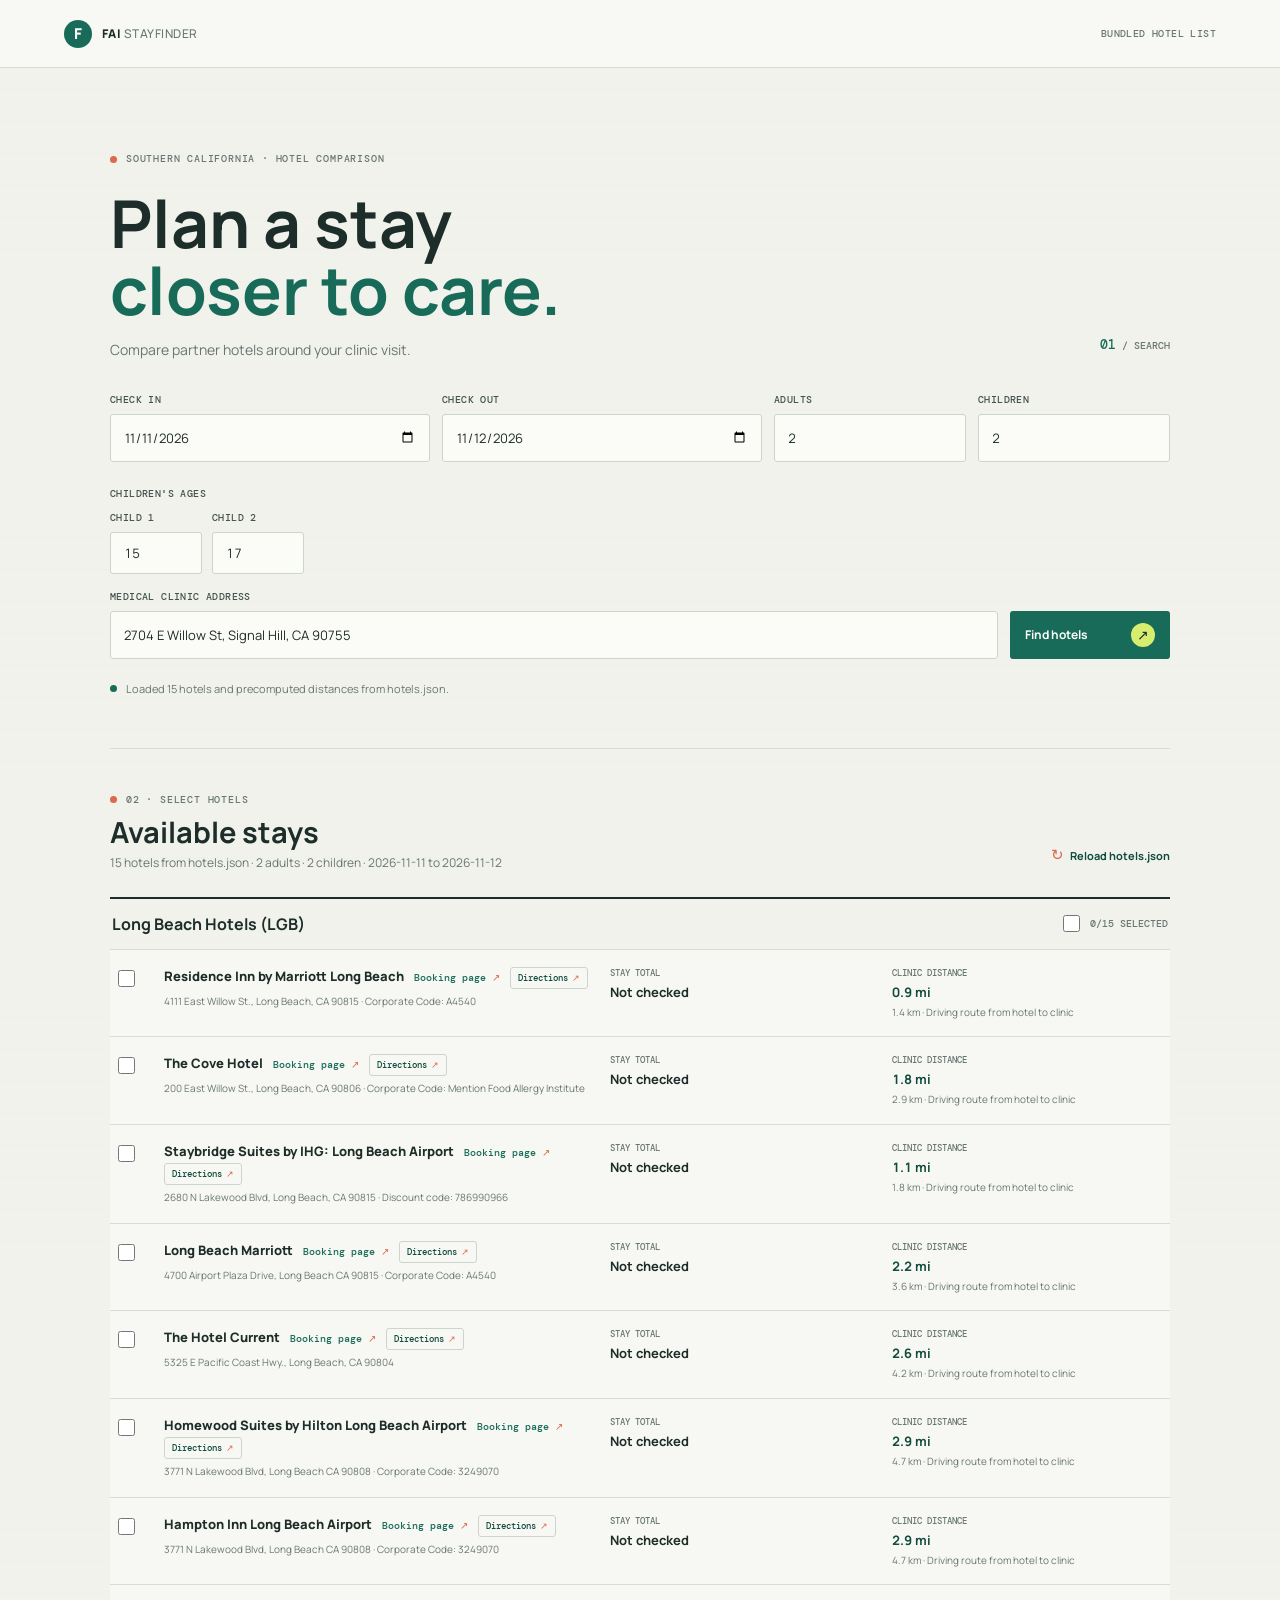
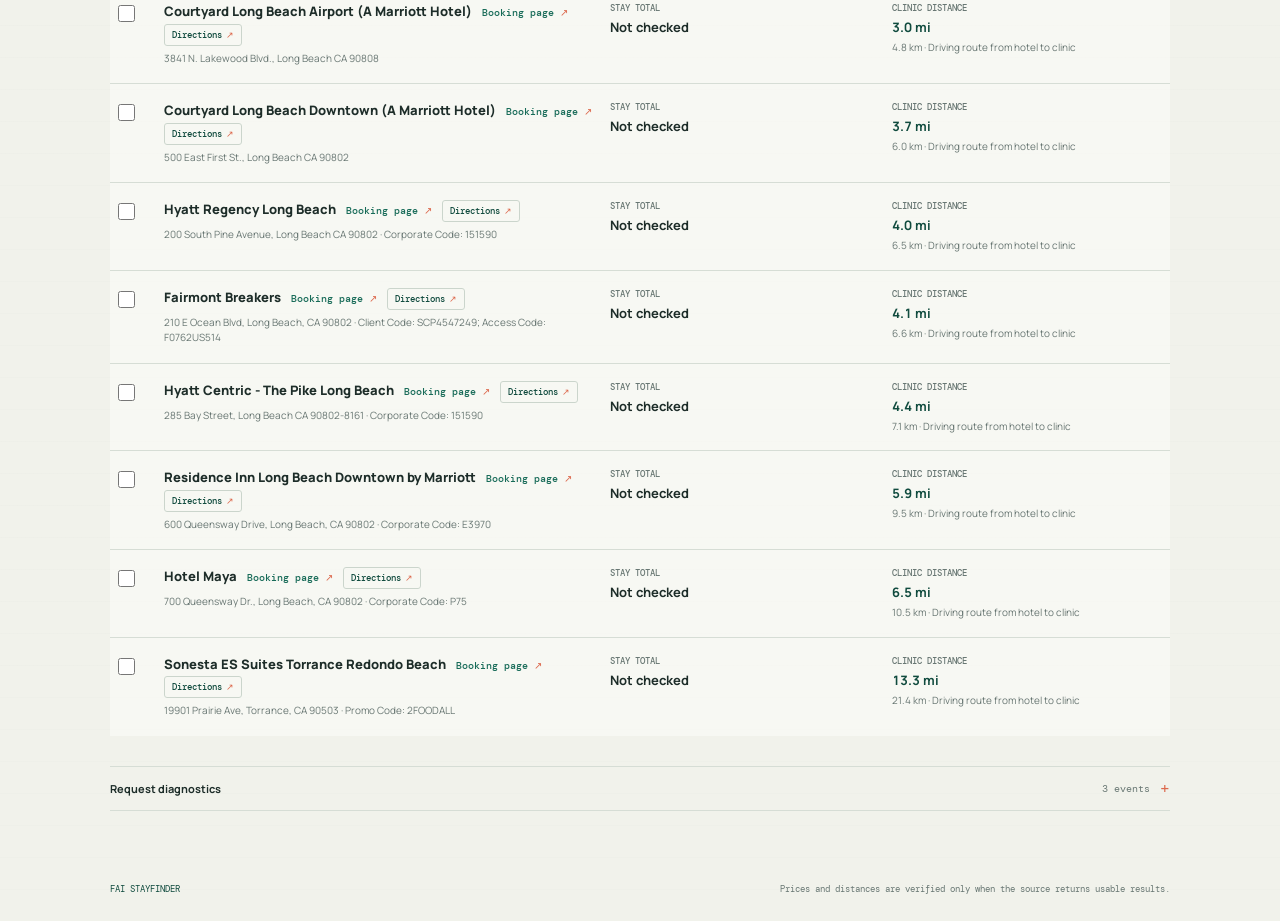
<file: index.html>
<!doctype html>
<html lang="en">
<head>
  <meta charset="utf-8">
  <meta name="viewport" content="width=device-width, initial-scale=1">
  <meta name="theme-color" content="#f1f2eb">
  <title>FAI Stayfinder</title>
  <link rel="preconnect" href="https://fonts.googleapis.com">
  <link rel="preconnect" href="https://fonts.gstatic.com" crossorigin>
  <link href="https://fonts.googleapis.com/css2?family=DM+Mono:wght@400;500&family=Manrope:wght@400;500;600;700;800&display=swap" rel="stylesheet">
  <link rel="stylesheet" href="styles.css">
  <script src="app.js" defer></script>
</head>
<body>
  <header class="topbar">
    <a class="wordmark" href="./" aria-label="FAI Stayfinder home">
      <span class="wordmark-mark">F</span>
      <span>FAI <b>STAYFINDER</b></span>
    </a>
    <span class="source-label">BUNDLED HOTEL LIST</span>
  </header>

  <main class="page-shell">
    <section class="search-section" aria-labelledby="page-title">
      <div class="section-kicker"><span class="kicker-dot"></span> SOUTHERN CALIFORNIA · HOTEL COMPARISON</div>
      <div class="intro-row">
        <div>
          <h1 id="page-title">Plan a stay<br><em>closer to care.</em></h1>
          <p class="intro-copy">Compare partner hotels around your clinic visit.</p>
        </div>
        <div class="index-mark" aria-hidden="true">01<span> / SEARCH</span></div>
      </div>

      <form id="search-form" novalidate>
        <div class="form-grid dates-grid">
          <label class="field">
            <span class="field-label">Check in</span>
            <input id="start-date" name="startDate" type="date" value="2026-11-11" required>
          </label>
          <label class="field">
            <span class="field-label">Check out</span>
            <input id="end-date" name="endDate" type="date" value="2026-11-12" required>
          </label>
          <label class="field">
            <span class="field-label">Adults</span>
            <input id="adult-count" name="adults" type="number" min="0" step="1" value="2" required>
          </label>
          <label class="field">
            <span class="field-label">Children</span>
            <input id="child-count" name="children" type="number" min="0" max="12" step="1" value="2" required>
          </label>
        </div>

        <div id="child-ages" class="child-ages" hidden>
          <span class="field-label">Children's ages</span>
          <div id="age-inputs" class="age-inputs"></div>
        </div>

        <div class="form-bottom">
          <label class="field clinic-field">
            <span class="field-label">Medical clinic address</span>
            <input id="clinic-address" name="clinicAddress" type="text" value="2704 E Willow St, Signal Hill, CA 90755" placeholder="Street address, city, state, ZIP" autocomplete="street-address" required>
          </label>
          <button class="primary-button" type="submit"><span>Find hotels</span><span class="button-arrow" aria-hidden="true">↗</span></button>
        </div>
        <p id="form-error" class="form-error" role="alert" hidden></p>
      </form>

      <div id="guide-status" class="guide-status" role="status" aria-live="polite">
        <span class="status-indicator"></span>
        <span id="guide-status-text">Hotel listings and precomputed driving distances load from hotels.json.</span>
      </div>
      <div id="source-fallback" class="source-fallback" hidden>
        <div>
          <strong>The hotel JSON file could not be loaded.</strong>
          <p>Select hotels.json from this project folder to continue.</p>
        </div>
        <label class="file-button">Choose JSON file<input id="guide-file" type="file" accept=".json,application/json"></label>
      </div>
    </section>

    <section id="hotel-results" class="results-section" aria-labelledby="results-title" hidden>
      <div class="results-heading">
        <div>
          <div class="section-kicker"><span class="kicker-dot"></span> 02 · SELECT HOTELS</div>
          <h2 id="results-title">Available stays</h2>
          <p id="results-summary" class="results-summary"></p>
        </div>
        <button id="refresh-guide" class="text-button" type="button"><span aria-hidden="true">↻</span> Reload hotels.json</button>
      </div>
      <div id="city-list" class="city-list"></div>

      <details class="diagnostics">
        <summary><span>Request diagnostics</span><span id="log-count" class="log-count">0 events</span></summary>
        <ol id="diagnostic-log" class="diagnostic-log"></ol>
      </details>
    </section>

    <footer class="page-footer">
      <span>FAI STAYFINDER</span>
      <span>Prices and distances are verified only when the source returns usable results.</span>
    </footer>
  </main>

  <dialog id="activity-dialog" class="activity-dialog" aria-labelledby="activity-title">
    <div class="dialog-head">
      <div>
        <div class="section-kicker"><span class="kicker-dot"></span> LIVE REQUESTS</div>
        <h2 id="activity-title">Lookup activity</h2>
      </div>
      <button id="close-dialog" class="icon-button" type="button" aria-label="Hide lookup activity">×</button>
    </div>
    <p class="dialog-note">Selected hotel requests and service responses appear here.</p>
    <ol id="activity-log" class="activity-log" aria-live="polite"></ol>
  </dialog>

  <template id="hotel-template">
    <article class="hotel-row">
      <div class="hotel-selection">
        <input class="hotel-checkbox" type="checkbox" aria-label="Select hotel">
      </div>
      <div class="hotel-detail">
        <div class="hotel-title-line">
          <h4 class="hotel-name"></h4>
          <a class="hotel-link" target="_blank" rel="noopener noreferrer">Booking page <span aria-hidden="true">↗</span></a>
          <a class="maps-link" target="_blank" rel="noopener noreferrer">Directions <span aria-hidden="true">↗</span></a>
        </div>
        <p class="hotel-meta"></p>
      </div>
      <div class="hotel-results">
        <div class="result-cell price-cell">
          <span class="result-label">Stay total</span>
          <strong class="price-value">Not checked</strong>
          <span class="result-note price-note"></span>
          <div class="price-tools" hidden>
            <button class="open-rate text-button" type="button">Open dated rate ↗</button>
            <form class="manual-price-form">
              <label class="manual-price-label">Observed total, USD <input class="manual-price-input" type="number" min="0" step="0.01" placeholder="0.00"></label>
              <button class="save-price-button" type="submit">Record verified total</button>
            </form>
          </div>
        </div>
        <div class="result-cell distance-cell">
          <span class="result-label">Clinic distance</span>
          <strong class="distance-value">Not checked</strong>
          <span class="result-note distance-note"></span>
        </div>
        <button class="retry-button" type="button" hidden>Retry lookups</button>
      </div>
    </article>
  </template>
</body>
</html>
</file>
<file: styles.css>
@import url('https://fonts.googleapis.com/css2?family=DM+Mono:wght@400;500&family=Manrope:wght@400;500;600;700;800&display=swap');

:root {
  color-scheme: light;
  --paper: #f1f2eb;
  --surface: #fbfcf8;
  --ink: #1d2d29;
  --muted: #687773;
  --line: #d6ddd5;
  --green: #176b58;
  --green-dark: #104b3e;
  --lime: #d7ed70;
  --coral: #dc694d;
  --mono: 'DM Mono', 'Courier New', monospace;
  --sans: 'Manrope', 'Trebuchet MS', sans-serif;
  font-family: var(--sans);
  color: var(--ink);
  background: var(--paper);
  font-synthesis: none;
  text-rendering: optimizeLegibility;
}

* { box-sizing: border-box; }
body {
  min-width: 320px;
  min-height: 100vh;
  margin: 0;
  background-color: var(--paper);
  background-image: repeating-linear-gradient(0deg, transparent 0, transparent 31px, rgba(29, 45, 41, .025) 32px);
}
button, input { font: inherit; }
a { color: inherit; }
[hidden] { display: none !important; }

.topbar {
  height: 68px;
  display: flex;
  align-items: center;
  justify-content: space-between;
  padding: 0 clamp(20px, 5vw, 76px);
  border-bottom: 1px solid var(--line);
  background: rgba(251, 252, 248, .76);
}
.wordmark { display: inline-flex; align-items: center; gap: 10px; text-decoration: none; font-size: 12px; font-weight: 800; letter-spacing: .04em; }
.wordmark b { font-weight: 500; color: var(--muted); }
.wordmark-mark { display: grid; place-items: center; width: 28px; height: 28px; background: var(--green); color: white; font-size: 15px; border-radius: 50%; }
.source-label { color: var(--muted); font: 500 10px var(--mono); letter-spacing: .04em; }

.page-shell { width: min(1060px, calc(100% - 40px)); margin: 0 auto; }
.search-section { padding: clamp(44px, 7vw, 84px) 0 52px; border-bottom: 1px solid var(--line); }
.section-kicker { display: flex; align-items: center; gap: 9px; font: 500 10px/1.4 var(--mono); color: var(--muted); letter-spacing: .08em; }
.kicker-dot { display: inline-block; width: 7px; height: 7px; border-radius: 50%; background: var(--coral); }
.intro-row { display: flex; align-items: end; justify-content: space-between; gap: 24px; margin: 24px 0 34px; }
h1 { margin: 0; font-size: clamp(40px, 6vw, 66px); line-height: 1.02; letter-spacing: 0; font-weight: 700; }
h1 em { color: var(--green); font-style: normal; }
.intro-copy { margin: 15px 0 0; color: var(--muted); font-size: 14px; }
.index-mark { padding-bottom: 6px; color: var(--green); font: 500 13px var(--mono); white-space: nowrap; }
.index-mark span { color: var(--muted); font-size: 10px; }

.form-grid { display: grid; grid-template-columns: 1.2fr 1.2fr .72fr .72fr; gap: 12px; }
.field { display: flex; flex-direction: column; gap: 8px; min-width: 0; }
.field-label { color: #42534e; font: 500 10px var(--mono); text-transform: uppercase; letter-spacing: .04em; }
.field input { width: 100%; min-height: 48px; padding: 0 13px; border: 1px solid #cbd5cc; border-radius: 3px; background: var(--surface); color: var(--ink); outline: none; font-size: 13px; }
.field input:focus, .manual-price-input:focus { border-color: var(--green); box-shadow: 0 0 0 3px rgba(23, 107, 88, .12); }
input[type='number'] { font-variant-numeric: tabular-nums; }
.child-ages { padding: 18px 0 0; }
.age-inputs { display: flex; flex-wrap: wrap; gap: 10px; padding-top: 9px; }
.age-input { width: 92px !important; min-height: 42px !important; }
.form-bottom { display: grid; grid-template-columns: 1fr auto; align-items: end; gap: 12px; margin-top: 16px; }
.primary-button { min-width: 160px; height: 48px; display: flex; align-items: center; justify-content: space-between; gap: 22px; padding: 0 15px; border: 0; border-radius: 3px; background: var(--green); color: white; font-size: 12px; font-weight: 700; cursor: pointer; transition: background .18s ease, transform .18s ease; }
.primary-button:hover { background: var(--green-dark); transform: translateY(-1px); }
.button-arrow { display: grid; place-items: center; width: 24px; height: 24px; border-radius: 50%; background: var(--lime); color: var(--ink); font-size: 14px; }
.form-error { margin: 12px 0 0; color: #a53624; font-size: 12px; }
.guide-status { display: flex; align-items: center; gap: 9px; margin-top: 22px; color: var(--muted); font-size: 11px; }
.status-indicator { width: 7px; height: 7px; flex: 0 0 auto; border-radius: 50%; background: #a6b6ae; }
.guide-status[data-state='loading'] .status-indicator { background: #c88b24; animation: pulse 1.1s ease-in-out infinite; }
.guide-status[data-state='error'] .status-indicator { background: var(--coral); }
.guide-status[data-state='success'] .status-indicator { background: var(--green); }
.source-fallback { display: flex; align-items: center; justify-content: space-between; gap: 18px; margin-top: 14px; padding: 15px 17px; border-left: 3px solid var(--coral); background: #fff8f3; }
.source-fallback strong { font-size: 12px; }
.source-fallback p { margin: 4px 0 0; color: var(--muted); font-size: 11px; }
.file-button { position: relative; overflow: hidden; padding: 10px 13px; border: 1px solid #c67b62; border-radius: 3px; color: #803c2c; font-size: 11px; font-weight: 700; cursor: pointer; white-space: nowrap; }
.file-button input { position: absolute; width: 1px; height: 1px; opacity: 0; }

.results-section { padding: 44px 0 52px; animation: reveal .35s ease-out both; }
.results-heading { display: flex; justify-content: space-between; align-items: end; gap: 20px; margin-bottom: 26px; }
h2 { margin: 9px 0 5px; font-size: 29px; line-height: 1.15; letter-spacing: 0; }
.results-summary { margin: 0; color: var(--muted); font-size: 12px; }
.text-button { border: 0; background: transparent; padding: 6px 0; color: var(--green-dark); font-size: 11px; font-weight: 700; cursor: pointer; }
.text-button:hover { text-decoration: underline; text-underline-offset: 3px; }
.text-button span { color: var(--coral); margin-right: 4px; font-size: 15px; }
.city-list { display: flex; flex-direction: column; gap: 24px; }
.city-group { border-top: 2px solid var(--ink); }
.city-heading { display: flex; align-items: center; justify-content: space-between; gap: 15px; min-height: 50px; padding: 0 2px; }
.city-heading h3 { margin: 0; font-size: 16px; font-weight: 700; }
.city-check { display: inline-flex; align-items: center; gap: 10px; color: var(--muted); font: 500 10px var(--mono); text-transform: uppercase; cursor: pointer; }
input[type='checkbox'] { width: 17px; height: 17px; margin: 0; accent-color: var(--green); cursor: pointer; }
.hotel-row { display: grid; grid-template-columns: 34px minmax(190px, 1.1fr) minmax(280px, 1.4fr); gap: 12px; align-items: start; padding: 17px 8px; border-top: 1px solid var(--line); background: rgba(251, 252, 248, .58); }
.hotel-selection { padding-top: 3px; }
.hotel-title-line { display: flex; align-items: baseline; flex-wrap: wrap; column-gap: 10px; row-gap: 2px; }
.hotel-name { display: inline; margin: 0; font-size: 13px; font-weight: 800; line-height: 1.5; }
.hotel-link { color: var(--green); font: 500 10px var(--mono); white-space: nowrap; text-decoration: none; }
.hotel-link:hover { text-decoration: underline; }
.hotel-link span { color: var(--coral); }
.maps-link { display: inline-flex; align-items: center; gap: 4px; padding: 4px 7px; border: 1px solid #cbd5cc; border-radius: 3px; color: var(--green-dark); font: 500 9px var(--mono); text-decoration: none; white-space: nowrap; }
.maps-link:hover { border-color: var(--green); background: #edf5ee; }
.maps-link span { color: var(--coral); }
.hotel-meta { margin: 5px 0 0; color: var(--muted); font-size: 10px; line-height: 1.55; overflow-wrap: anywhere; }
.hotel-results { display: grid; grid-template-columns: 1fr 1fr; gap: 12px; }
.result-cell { min-width: 0; display: flex; flex-direction: column; gap: 4px; }
.result-label { color: var(--muted); font: 500 9px var(--mono); text-transform: uppercase; }
.result-cell strong { font-size: 13px; font-variant-numeric: tabular-nums; }
.result-note { color: var(--muted); font-size: 10px; line-height: 1.45; overflow-wrap: anywhere; }
.result-cell[data-state='loading'] strong { color: #a46d14; }
.result-cell[data-state='error'] strong, .result-cell[data-state='unavailable'] strong { color: #9b4835; }
.result-cell[data-state='success'] strong, .result-cell[data-state='manual'] strong { color: var(--green-dark); }
.price-tools { grid-column: 1 / -1; margin-top: 4px; }
.open-rate { padding: 0; }
.manual-price-form { display: flex; align-items: end; flex-wrap: wrap; gap: 7px; margin-top: 8px; }
.manual-price-label { display: flex; flex-direction: column; gap: 4px; color: var(--muted); font: 9px var(--mono); text-transform: uppercase; }
.manual-price-input { width: 120px; height: 32px; padding: 0 8px; border: 1px solid #cbd5cc; border-radius: 3px; background: var(--surface); outline: 0; font: 12px var(--sans); }
.save-price-button, .retry-button { min-height: 32px; padding: 0 9px; border: 1px solid var(--line); border-radius: 3px; background: transparent; color: var(--green-dark); font-size: 10px; font-weight: 700; cursor: pointer; }
.save-price-button:hover, .retry-button:hover { border-color: var(--green); background: #edf5ee; }
.retry-button { grid-column: 1 / -1; justify-self: start; }

.diagnostics { margin-top: 30px; border-top: 1px solid var(--line); border-bottom: 1px solid var(--line); }
.diagnostics summary { display: flex; justify-content: space-between; align-items: center; min-height: 43px; color: var(--ink); font-size: 11px; font-weight: 700; cursor: pointer; list-style: none; }
.diagnostics summary::-webkit-details-marker { display: none; }
.diagnostics summary::after { content: '+'; margin-left: 10px; color: var(--coral); font: 16px var(--mono); }
.diagnostics[open] summary::after { content: '−'; }
.log-count { margin-left: auto; color: var(--muted); font: 10px var(--mono); font-weight: 400; }
.diagnostic-log, .activity-log { display: flex; flex-direction: column; gap: 7px; margin: 0; padding: 0 0 14px; list-style: none; }
.diagnostic-log:empty::after { content: 'No requests yet.'; color: var(--muted); font-size: 11px; }
.diagnostic-log li, .activity-log li { display: grid; grid-template-columns: 74px minmax(0, 1fr); gap: 10px; color: #475852; font: 10px/1.55 var(--mono); overflow-wrap: anywhere; }
.log-time { color: #89958f; }
.page-footer { display: flex; justify-content: space-between; gap: 20px; padding: 20px 0 26px; color: var(--muted); font: 9px var(--mono); }
.page-footer span:first-child { color: var(--green-dark); }

.activity-dialog { width: min(610px, calc(100% - 28px)); max-height: min(78vh, 720px); padding: 0; border: 1px solid #bcc9c0; border-radius: 5px; background: var(--surface); color: var(--ink); box-shadow: 0 24px 80px rgba(22, 42, 34, .24); }
.activity-dialog::backdrop { background: rgba(17, 36, 30, .48); backdrop-filter: blur(3px); }
.dialog-head { display: flex; justify-content: space-between; align-items: center; padding: 22px 24px 12px; border-bottom: 1px solid var(--line); }
.dialog-head h2 { margin: 8px 0 0; font-size: 21px; }
.icon-button { display: grid; place-items: center; width: 32px; height: 32px; border: 1px solid var(--line); border-radius: 50%; background: transparent; color: var(--ink); font-size: 20px; cursor: pointer; }
.icon-button:hover { background: var(--paper); }
.dialog-note { margin: 0; padding: 12px 24px; color: var(--muted); font-size: 11px; }
.activity-log { max-height: 48vh; overflow: auto; padding: 0 24px 24px; }
.activity-log:empty::after { content: 'Waiting for a selected hotel.'; color: var(--muted); font-size: 11px; }
.activity-log li { grid-template-columns: 65px minmax(0, 1fr); padding-bottom: 7px; border-bottom: 1px solid #e7ebe6; }

@keyframes pulse { 50% { opacity: .35; } }
@keyframes reveal { from { opacity: 0; transform: translateY(7px); } to { opacity: 1; transform: translateY(0); } }

@media (max-width: 760px) {
  .page-shell { width: min(100% - 32px, 600px); }
  .search-section { padding-top: 42px; }
  .form-grid { grid-template-columns: 1fr 1fr; }
  .hotel-row { grid-template-columns: 26px minmax(0, 1fr); gap: 8px; }
  .hotel-results { grid-column: 2; grid-template-columns: 1fr 1fr; margin-top: 7px; }
  .retry-button { grid-column: 1 / -1; }
  .results-heading { align-items: start; }
}
@media (max-width: 480px) {
  .topbar { height: 58px; padding: 0 16px; }
  .page-shell { width: calc(100% - 30px); }
  h1 { font-size: 43px; }
  .intro-row { align-items: start; }
  .index-mark { padding-top: 7px; }
  .form-bottom { grid-template-columns: 1fr; }
  .primary-button { width: 100%; }
  .source-fallback { align-items: start; flex-direction: column; }
  .results-heading { flex-direction: column; }
  .hotel-results { grid-template-columns: 1fr 1fr; gap: 10px; }
  .page-footer { flex-direction: column; gap: 7px; }
  .activity-dialog { max-height: 88vh; }
}
</file>
